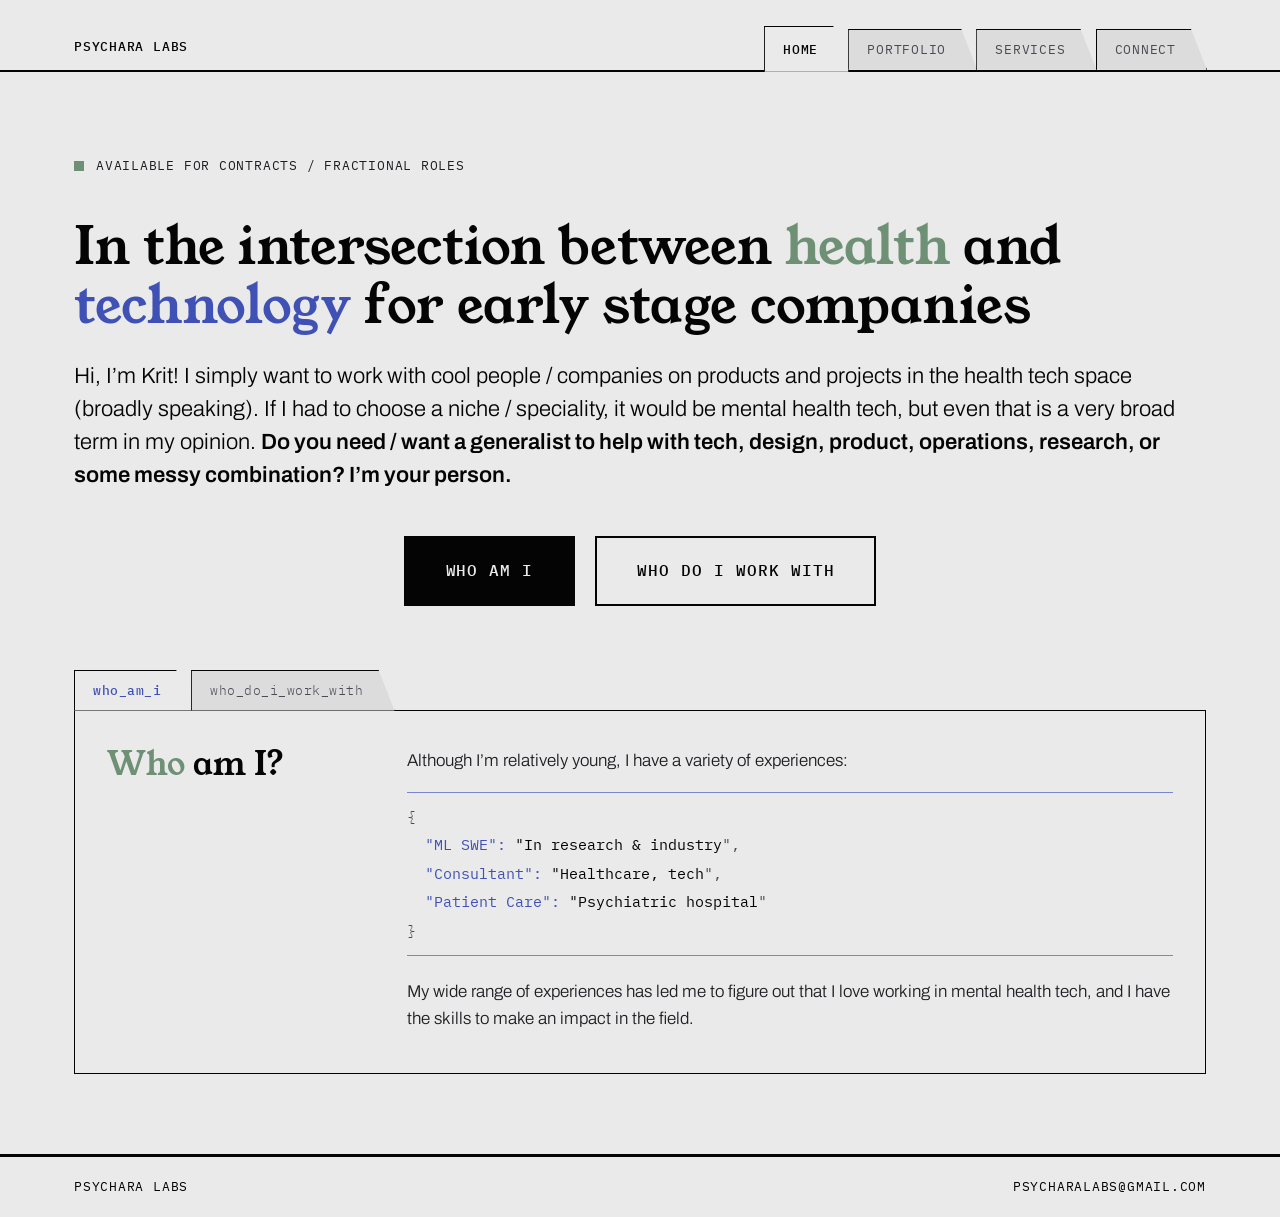
<file: index.html>
<!doctype html>
<html lang="en">
<head>
  <meta charset="utf-8">
  <meta name="viewport" content="width=device-width, initial-scale=1">
  <title>Psychara Labs</title>
  <meta name="description" content="Psychara Labs is Krit Ravichander's practice at the intersection of health and technology — a generalist for early-stage companies: tech, design, product, operations, and research, with a specialty in mental health tech.">
  <link rel="icon" href="/favicon.png" type="image/png" sizes="512x512">
  <link rel="apple-touch-icon" href="/favicon.png">
  <link rel="preconnect" href="https://fonts.googleapis.com">
  <link rel="preconnect" href="https://fonts.gstatic.com" crossorigin>
  <link rel="stylesheet" href="https://fonts.googleapis.com/css2?family=Young+Serif&family=Archivo:wght@300;400;500;600&family=IBM+Plex+Mono:wght@400;500&display=swap">
  <link rel="stylesheet" href="style.css">
</head>
<body>

<header class="pl-header">
  <div class="pl-wrap pl-header-row">
    <a class="pl-brand" href="/">Psychara Labs</a>
    <nav class="pl-nav" aria-label="Main">
      <a href="/" aria-current="page">Home</a>
      <a href="/portfolio.html">Portfolio</a>
      <a href="/services.html">Services</a>
      <a href="/connect.html">Connect</a>
    </nav>
  </div>
</header>

<main>
  <section class="pl-wrap pl-hero">
    <p class="pl-status">Available for contracts / Fractional Roles</p>
    <h1 class="pl-h1 pl-h1-wide">In the intersection between <mark class="mark-green">health</mark> and <mark class="mark-blue">technology</mark> for early stage companies</h1>
    <p class="pl-lead">Hi, I&rsquo;m Krit! I simply want to work with cool people / companies on products and projects in the health tech space (broadly speaking). If I had to choose a niche / speciality, it would be mental health tech, but even that is a very broad term in my opinion. <strong>Do you need / want a generalist to help with tech, design, product, operations, research, or some messy combination? I&rsquo;m your person.</strong></p>
    <div class="pl-buttons pl-buttons-center">
      <a class="pl-btn" href="#who">Who am I</a>
      <a class="pl-btn pl-btn-outline" href="#who-again">Who do I work with</a>
    </div>
  </section>

  <section class="pl-wrap pl-section pl-folderwrap">
    <div class="pl-tabs">
      <a href="#who">who_am_i</a>
      <a href="#who-again">who_do_i_work_with</a>
    </div>
    <div class="pl-folder">
      <div id="who" class="pl-pane">
        <div class="pl-pane-head">
          <h2 class="pl-h2"><mark class="mark-green">Who</mark> am I?</h2>
        </div>
        <div class="pl-pane-body">
          <p class="pl-body">Although I&rsquo;m relatively young, I have a variety of experiences:</p>
          <div class="pl-json">
            <div class="pl-row"><p class="pl-strong">ML SWE</p><p class="pl-muted">In research &amp; industry</p></div>
            <div class="pl-row"><p class="pl-strong">Consultant</p><p class="pl-muted">Healthcare, tech</p></div>
            <div class="pl-row"><p class="pl-strong">Patient Care</p><p class="pl-muted">Psychiatric hospital</p></div>
          </div>
          <p class="pl-body">My wide range of experiences has led me to figure out that I love working in mental health tech, and I have the skills to make an impact in the field.</p>
        </div>
      </div>
      <div id="who-again" class="pl-pane">
        <div class="pl-pane-head">
          <h2 class="pl-h2"><mark class="mark-green">Who</mark> do I work with?</h2>
        </div>
        <div class="pl-pane-body">
          <p class="pl-body">I work with companies of all types, but focus on</p>
          <div class="pl-json">
            <div class="pl-row"><p class="pl-strong">Focus</p><p class="pl-muted">startups from pre-seed to Series A and nonprofits.</p></div>
          </div>
          <p class="pl-body">Whether you need technical support or inspiration or help getting a new project going, I am someone who can both build and think deeply about the problem and solution. If that sounds like you, click on that &lsquo;Connect&rsquo; tab in the nav bar! If you want to check out more of my work, click on the &lsquo;Portfolio&rsquo; tab.</p>
        </div>
      </div>
    </div>
  </section>
</main>

<footer class="pl-footer">
  <div class="pl-wrap pl-footer-row">
    <p>Psychara Labs</p>
    <p><a href="mailto:psycharalabs@gmail.com">psycharalabs@gmail.com</a></p>
  </div>
</footer>

</body>
</html>
</file>
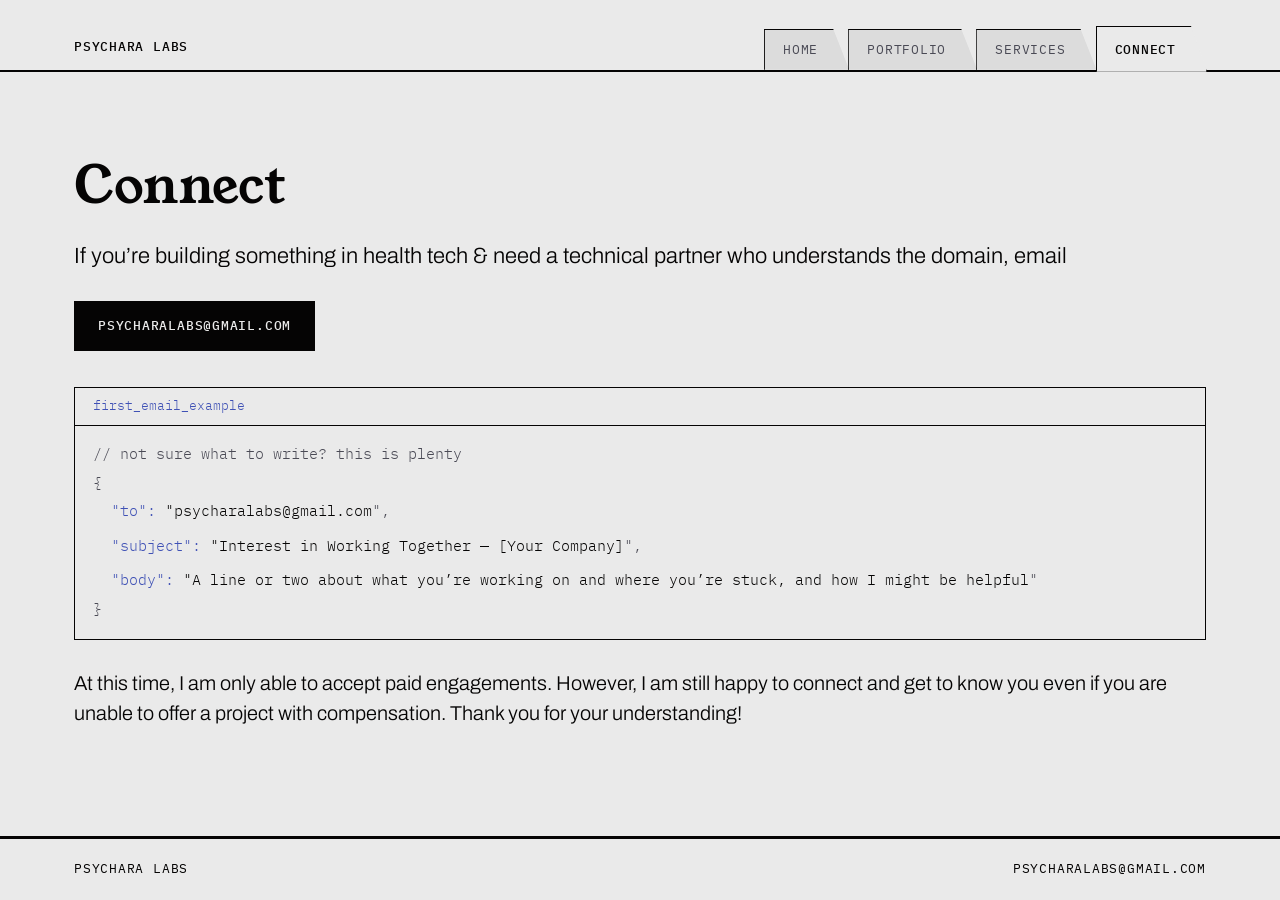
<file: connect.html>
<!doctype html>
<html lang="en">
<head>
  <meta charset="utf-8">
  <meta name="viewport" content="width=device-width, initial-scale=1">
  <title>Connect — Psychara Labs</title>
  <meta name="description" content="Building something in health tech and need a technical partner who understands the domain? Get in touch with Psychara Labs.">
  <link rel="icon" href="/favicon.png" type="image/png" sizes="512x512">
  <link rel="apple-touch-icon" href="/favicon.png">
  <link rel="preconnect" href="https://fonts.googleapis.com">
  <link rel="preconnect" href="https://fonts.gstatic.com" crossorigin>
  <link rel="stylesheet" href="https://fonts.googleapis.com/css2?family=Young+Serif&family=Archivo:wght@300;400;500;600&family=IBM+Plex+Mono:wght@400;500&display=swap">
  <link rel="stylesheet" href="style.css">
</head>
<body>

<header class="pl-header">
  <div class="pl-wrap pl-header-row">
    <a class="pl-brand" href="/">Psychara Labs</a>
    <nav class="pl-nav" aria-label="Main">
      <a href="/">Home</a>
      <a href="/portfolio.html">Portfolio</a>
      <a href="/services.html">Services</a>
      <a href="/connect.html" aria-current="page">Connect</a>
    </nav>
  </div>
</header>

<main>
  <section class="pl-wrap pl-hero pl-hero-tight">
    <h1 class="pl-h1">Connect</h1>
    <p class="pl-lead">If you&rsquo;re building something in health tech &amp; need a technical partner who understands the domain, email</p>
    <div class="pl-buttons">
      <a class="pl-btn" href="mailto:psycharalabs@gmail.com?subject=Interest%20in%20working%20together">psycharalabs@gmail.com</a>
    </div>
  </section>

  <section class="pl-wrap pl-section pl-section-tight">
    <div class="pl-code">
      <p class="pl-code-title">first_email_example</p>
      <p class="pl-code-note">// not sure what to write? this is plenty</p>
      <div class="pl-code-body">
        <div class="pl-code-row"><p class="pl-k">to</p><p class="pl-v">psycharalabs@gmail.com</p></div>
        <div class="pl-code-row"><p class="pl-k">subject</p><p class="pl-v">Interest in Working Together &mdash; [Your Company]</p></div>
        <div class="pl-code-row"><p class="pl-k">body</p><p class="pl-v">A line or two about what you&rsquo;re working on and where you&rsquo;re stuck, and how I might be helpful</p></div>
      </div>
    </div>
    <p class="pl-lead">At this time, I am only able to accept paid engagements. However, I am still happy to connect and get to know you even if you are unable to offer a project with compensation. Thank you for your understanding!</p>
  </section>
</main>

<footer class="pl-footer">
  <div class="pl-wrap pl-footer-row">
    <p>Psychara Labs</p>
    <p><a href="mailto:psycharalabs@gmail.com">psycharalabs@gmail.com</a></p>
  </div>
</footer>

</body>
</html>
</file>
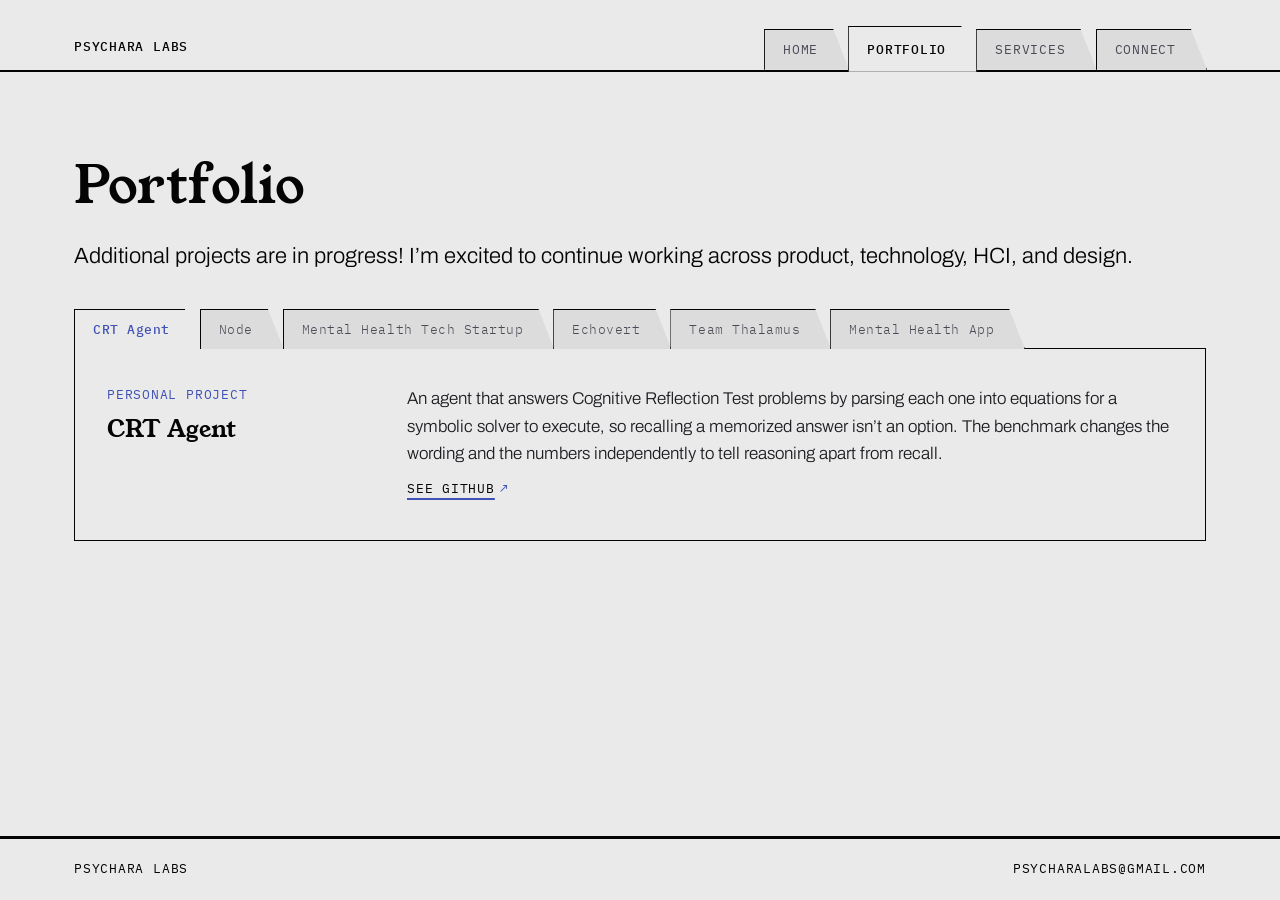
<file: portfolio.html>
<!doctype html>
<html lang="en">
<head>
  <meta charset="utf-8">
  <meta name="viewport" content="width=device-width, initial-scale=1">
  <title>Portfolio — Psychara Labs</title>
  <meta name="description" content="Selected work by Psychara Labs: LLM evaluation, product engineering at a mental health tech startup, NLP for safer social platforms, bias-aware ML, and full-stack product work.">
  <link rel="icon" href="/favicon.png" type="image/png" sizes="512x512">
  <link rel="apple-touch-icon" href="/favicon.png">
  <link rel="preconnect" href="https://fonts.googleapis.com">
  <link rel="preconnect" href="https://fonts.gstatic.com" crossorigin>
  <link rel="stylesheet" href="https://fonts.googleapis.com/css2?family=Young+Serif&family=Archivo:wght@300;400;500;600&family=IBM+Plex+Mono:wght@400;500&display=swap">
  <link rel="stylesheet" href="style.css">
</head>
<body>

<header class="pl-header">
  <div class="pl-wrap pl-header-row">
    <a class="pl-brand" href="/">Psychara Labs</a>
    <nav class="pl-nav" aria-label="Main">
      <a href="/">Home</a>
      <a href="/portfolio.html" aria-current="page">Portfolio</a>
      <a href="/services.html">Services</a>
      <a href="/connect.html">Connect</a>
    </nav>
  </div>
</header>

<main>
  <section class="pl-wrap pl-hero pl-hero-tight">
    <h1 class="pl-h1">Portfolio</h1>
    <p class="pl-lead">Additional projects are in progress! I&rsquo;m excited to continue working across product, technology, HCI, and design.</p>
  </section>

  <section class="pl-wrap pl-section pl-folderwrap">
    <div class="pl-tabs">
      <a href="#file-1">CRT Agent</a>
      <a href="#file-2">Node</a>
      <a href="#file-3">Mental Health Tech Startup</a>
      <a href="#file-4">Echovert</a>
      <a href="#file-5">Team Thalamus</a>
      <a href="#file-6">Mental Health App</a>
    </div>
    <div class="pl-folder">
      <div id="file-1" class="pl-pane">
        <div class="pl-pane-head">
          <p class="pl-tag">Personal project</p>
          <h2 class="pl-h3">CRT Agent</h2>
        </div>
        <div class="pl-pane-body">
          <p>An agent that answers Cognitive Reflection Test problems by parsing each one into equations for a symbolic solver to execute, so recalling a memorized answer isn&rsquo;t an option. The benchmark changes the wording and the numbers independently to tell reasoning apart from recall.</p>
          <p class="pl-link"><a href="https://github.com/krit-rr/crt-agent" target="_blank" rel="noreferrer noopener">See GitHub</a></p>
        </div>
      </div>

      <div id="file-2" class="pl-pane">
        <div class="pl-pane-head">
          <p class="pl-tag">Side project</p>
          <h2 class="pl-h3">Node</h2>
        </div>
        <div class="pl-pane-body">
          <p>A networking CRM that remembers who you met and tells you who is going cold. I took over an old friend&rsquo;s early prototype and rebuilt it end to end: a real backend on Supabase that merges contacts from Gmail and Outlook, semantic search over contacts and past conversations on pgvector, a reconnect queue, saved views and bulk tagging, plus security hardening, CI, and architecture docs. Currently in a waitlist phase.</p>
          <p class="pl-link"><a href="https://github.com/krit-rr/node-exploration" target="_blank" rel="noreferrer noopener">See GitHub</a></p>
        </div>
      </div>

      <div id="file-3" class="pl-pane">
        <div class="pl-pane-head">
          <p class="pl-tag">Product engineer</p>
          <h2 class="pl-h3">Mental Health Tech Startup</h2>
        </div>
        <div class="pl-pane-body">
          <p>My most recent contract, where I was between the codebase, product, and operations. I got a mobile app ready for a pilot with a major health plan, built the team&rsquo;s task and release process from scratch, and work across the analytics pipeline behind payer reporting.</p>
          <p class="pl-link"><a href="https://cadre.io" target="_blank" rel="noreferrer noopener">Cadre.io</a><a href="https://apps.apple.com/us/app/cadre/id1597550019" target="_blank" rel="noreferrer noopener">App Store</a><a href="https://play.google.com/store/apps/details?id=com.cadre" target="_blank" rel="noreferrer noopener">Google Play</a></p>
        </div>
      
      </div>
      
      <div id="file-4" class="pl-pane">
        <div class="pl-pane-head">
          <p class="pl-tag">Hackathon</p>
          <h2 class="pl-h3">Echovert</h2>
        </div>
        <div class="pl-pane-body">
          <p>Trained a model to flag hate speech and redesigned social media engagement mechanisms to reduce predatory amplification. Invited to present at the Governor of Pennsylvania&rsquo;s residence.</p>
          <p class="pl-link"><a href="https://github.com/krit-rr/echovert" target="_blank" rel="noreferrer noopener">See GitHub</a></p>
        </div>
      </div>
      
      <div id="file-5" class="pl-pane">
        <div class="pl-pane-head">
          <p class="pl-tag">Competition for fellowship</p>
          <h2 class="pl-h3">Team Thalamus</h2>
        </div>
        <div class="pl-pane-body">
          <p>Kaggle competition building bias-aware models to identify ADHD in girls &mdash; a population that is chronically underdiagnosed. Focused on careful training, tuning, and evaluation.</p>
          <p class="pl-link"><a href="https://github.com/team-thalamus/btt-team-thalamus" target="_blank" rel="noreferrer noopener">See GitHub</a></p>
        </div>
      </div>
      
      <div id="file-6" class="pl-pane">
        <div class="pl-pane-head">
          <p class="pl-tag">Founding team member</p>
          <h2 class="pl-h3">Digital Mental Health App</h2>
        </div>
        <div class="pl-pane-body">
          <p>Contributed across the full stack at a startup rethinking digital mental health products. Primary responsibility covered HCI design, frontend development, databases, and product iteration. The demo shows a survey flow I designed and built in a functioning iOS app.</p>
          <p class="pl-link"><a href="https://drive.google.com/file/d/1LnqcV-rXhGQrICAvUpIFPM-CnpmtDHoX/view" target="_blank" rel="noreferrer noopener">Watch demo</a></p>
        </div>
      </div>
    </div>
  </section>
</main>

<footer class="pl-footer">
  <div class="pl-wrap pl-footer-row">
    <p>Psychara Labs</p>
    <p><a href="mailto:psycharalabs@gmail.com">psycharalabs@gmail.com</a></p>
  </div>
</footer>

</body>
</html>
</file>
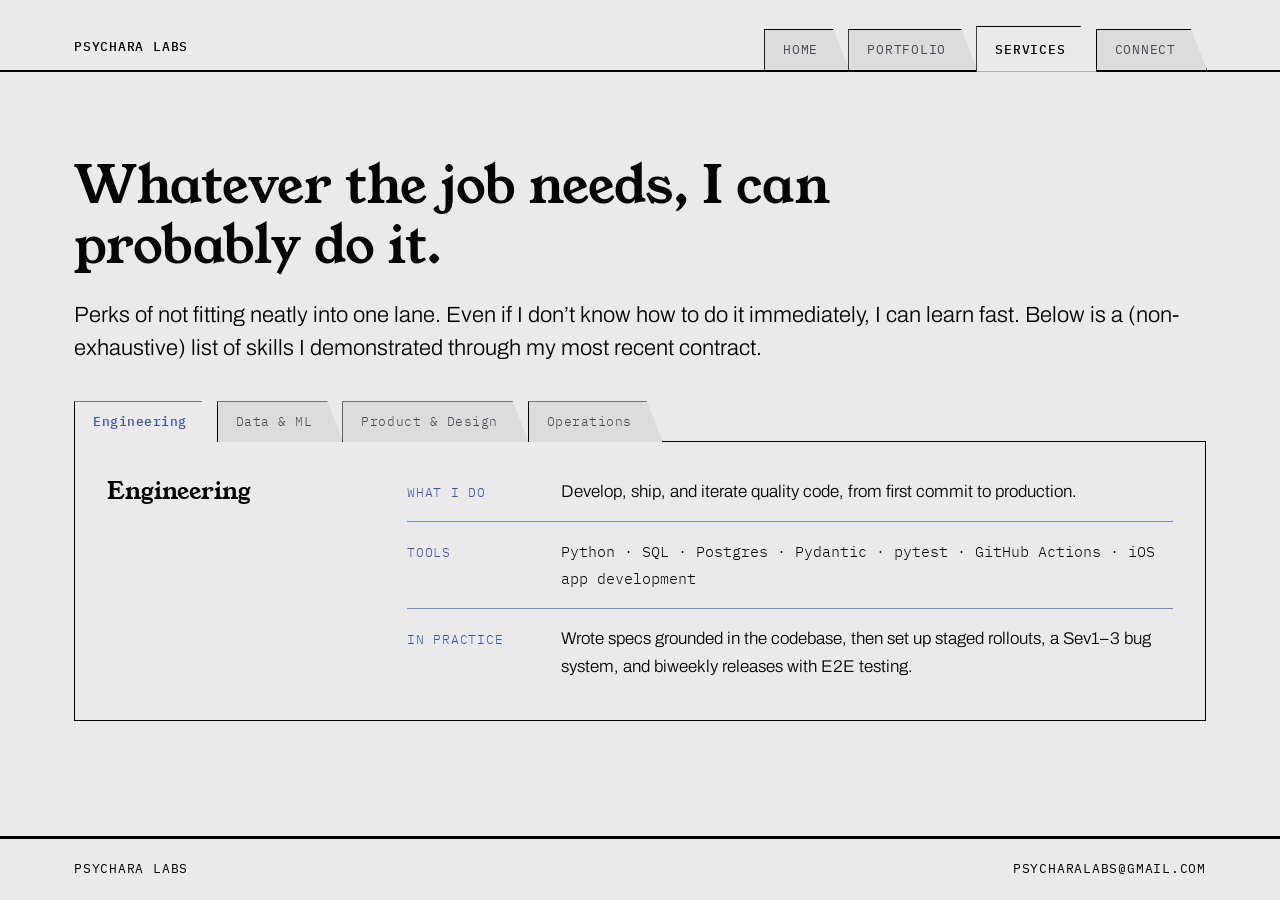
<file: services.html>
<!doctype html>
<html lang="en">
<head>
  <meta charset="utf-8">
  <meta name="viewport" content="width=device-width, initial-scale=1">
  <title>Services — Psychara Labs</title>
  <meta name="description" content="Engineering, data &amp; ML, product &amp; design, and operations — skills demonstrated through real contract work in mental health tech.">
  <link rel="icon" href="/favicon.png" type="image/png" sizes="512x512">
  <link rel="apple-touch-icon" href="/favicon.png">
  <link rel="preconnect" href="https://fonts.googleapis.com">
  <link rel="preconnect" href="https://fonts.gstatic.com" crossorigin>
  <link rel="stylesheet" href="https://fonts.googleapis.com/css2?family=Young+Serif&family=Archivo:wght@300;400;500;600&family=IBM+Plex+Mono:wght@400;500&display=swap">
  <link rel="stylesheet" href="style.css">
</head>
<body>

<header class="pl-header">
  <div class="pl-wrap pl-header-row">
    <a class="pl-brand" href="/">Psychara Labs</a>
    <nav class="pl-nav" aria-label="Main">
      <a href="/">Home</a>
      <a href="/portfolio.html">Portfolio</a>
      <a href="/services.html" aria-current="page">Services</a>
      <a href="/connect.html">Connect</a>
    </nav>
  </div>
</header>

<main>
  <section class="pl-wrap pl-hero pl-hero-tight">
    <h1 class="pl-h1">Whatever the job needs, I can probably do it.</h1>
    <p class="pl-lead">Perks of not fitting neatly into one lane. Even if I don&rsquo;t know how to do it immediately, I can learn fast. Below is a (non-exhaustive) list of skills I demonstrated through my most recent contract.</p>
  </section>

  <section class="pl-wrap pl-section pl-folderwrap">
    <div class="pl-tabs">
      <a href="#case-1">Engineering</a>
      <a href="#case-2">Data &amp; ML</a>
      <a href="#case-3">Product &amp; Design</a>
      <a href="#case-4">Operations</a>
    </div>
    <div class="pl-folder">
      <div id="case-1" class="pl-pane">
        <div class="pl-pane-head">
          <h2 class="pl-h3">Engineering</h2>
        </div>
        <div class="pl-pane-body">
          <div class="pl-spec">
            <p class="pl-spec-l">What I do</p>
            <p class="pl-spec-v">Develop, ship, and iterate quality code, from first commit to production.</p>
          </div>
          <div class="pl-spec">
            <p class="pl-spec-l">Tools</p>
            <p class="pl-spec-v pl-spec-tools">Python &middot; SQL &middot; Postgres &middot; Pydantic &middot; pytest &middot; GitHub Actions &middot; iOS app development</p>
          </div>
          <div class="pl-spec">
            <p class="pl-spec-l">In practice</p>
            <p class="pl-spec-v">Wrote specs grounded in the codebase, then set up staged rollouts, a Sev1&ndash;3 bug system, and biweekly releases with E2E testing.</p>
          </div>
        </div>
      </div>
      <div id="case-2" class="pl-pane">
        <div class="pl-pane-head">
          <h2 class="pl-h3">Data &amp; ML</h2>
        </div>
        <div class="pl-pane-body">
          <div class="pl-spec">
            <p class="pl-spec-l">What I do</p>
            <p class="pl-spec-v">Data science and outcome evaluation that informs real product decisions, not just useless reports.</p>
          </div>
          <div class="pl-spec">
            <p class="pl-spec-l">Tools</p>
            <p class="pl-spec-v pl-spec-tools">Segment &middot; Snowflake &middot; Mixpanel &middot; model training and evaluation &middot; LLM agents (LangGraph, LangFuse) &middot; NLP</p>
          </div>
          <div class="pl-spec">
            <p class="pl-spec-l">In practice</p>
            <p class="pl-spec-v">Worked across the analytics pipeline and the accuracy of payer reporting. Built a benchmark that tells an LLM&rsquo;s reasoning apart from recall.</p>
          </div>
        </div>
      </div>
      <div id="case-3" class="pl-pane">
        <div class="pl-pane-head">
          <h2 class="pl-h3">Product &amp; Design</h2>
        </div>
        <div class="pl-pane-body">
          <div class="pl-spec">
            <p class="pl-spec-l">What I do</p>
            <p class="pl-spec-v">Interfaces grounded in how people actually experience mental health, rather than generic or flashy UX patterns.</p>
          </div>
          <div class="pl-spec">
            <p class="pl-spec-l">Tools</p>
            <p class="pl-spec-v pl-spec-tools">HCI research &middot; behavioral science &middot; clinical UX &middot; product specs &middot; end-to-end product building</p>
          </div>
          <div class="pl-spec">
            <p class="pl-spec-l">In practice</p>
            <p class="pl-spec-v">Designed for structured engagement: users stick with an app when it gives them a path instead of a blank slate.</p>
          </div>
        </div>
      </div>
      <div id="case-4" class="pl-pane">
        <div class="pl-pane-head">
          <h2 class="pl-h3">Operations</h2>
        </div>
        <div class="pl-pane-body">
          <div class="pl-spec">
            <p class="pl-spec-l">What I do</p>
            <p class="pl-spec-v">Identify potential problems and solutions before they become expensive mistakes.</p>
          </div>
          <div class="pl-spec">
            <p class="pl-spec-l">Tools</p>
            <p class="pl-spec-v pl-spec-tools">Release process &middot; QA and bug triage &middot; tooling evaluation &middot; risk and access audits &middot; team process design</p>
          </div>
          <div class="pl-spec">
            <p class="pl-spec-l">In practice</p>
            <p class="pl-spec-v">Built a team operating system that works for neurodivergent brains (WIP limits, a decision log, risk-first syncs), and audited tech spend before anyone asked.</p>
          </div>
        </div>
      </div>
    </div>
  </section>
</main>

<footer class="pl-footer">
  <div class="pl-wrap pl-footer-row">
    <p>Psychara Labs</p>
    <p><a href="mailto:psycharalabs@gmail.com">psycharalabs@gmail.com</a></p>
  </div>
</footer>

</body>
</html>
</file>
<file: style.css>
/* ============================================================
   Psychara Labs — psycharalabs.com
   Gray paper · folder tabs · indigo + olive accents
   Young Serif (headlines) · Archivo (body) · IBM Plex Mono (meta)
   Ported from the WordPress (adventurer) custom design.
   ============================================================ */

:root {
  --bg: #EAEAEA;
  --tab: #DCDCDC;
  --ink: #050404;
  --body: #1E1D22;
  --muted: #4A4A55;
  --blue: #3F51B5;
  --green: #6E9075;
  --hairline: #7986CB;
  --sans: 'Archivo', 'Helvetica Neue', Arial, sans-serif;
  --serif: 'Young Serif', Georgia, serif;
  --mono: 'IBM Plex Mono', 'Courier New', monospace;
  --fs-mono: 13px;
  --fs-small: 15px;
  --fs-body: 17px;
  --fs-lead: 20px;
  --fs-h3: 24px;
  --fs-h2: 32px;
  --fs-h1: 52px;
}

* { box-sizing: border-box; }

html { -webkit-text-size-adjust: 100%; }

body {
  margin: 0;
  background: var(--bg);
  color: var(--ink);
  font-family: var(--sans);
  font-size: var(--fs-body);
  font-weight: 300;
  line-height: 1.6;
  -webkit-font-smoothing: antialiased;
  display: flex;
  flex-direction: column;
  min-height: 100vh;
}

main { flex: 1 0 auto; }

main p, main h1, main h2, main h3 { margin: 0; }

main a, .pl-footer a {
  color: var(--ink);
  text-decoration: underline;
  text-underline-offset: 5px;
  text-decoration-thickness: 2px;
  text-decoration-color: var(--blue);
}
main a:hover, .pl-footer a:hover { color: var(--blue); }
a:focus-visible { outline: 2px solid var(--blue); outline-offset: 3px; }

main a[href^="http"]:not([href*="psycharalabs.com"])::after {
  content: "↗";
  color: var(--blue);
  display: inline-block;
  margin-left: .4em;
  text-decoration: none;
}

main mark { background: none; }
.mark-blue { background: none; color: var(--blue); }
.mark-green { background: none; color: var(--green); }

main strong, main b { font-weight: 600; color: var(--ink); }

.pl-wrap {
  max-width: 1180px;
  width: 100%;
  margin: 0 auto;
  padding-left: 24px;
  padding-right: 24px;
}

/* ---- Type ---- */
.pl-h1, .pl-h2, .pl-h3 {
  font-family: var(--serif);
  font-weight: 400;
  line-height: 1.15;
  color: var(--ink);
}
.pl-h1 { font-size: var(--fs-h1); max-width: 880px; margin-bottom: 24px; }
.pl-h1.pl-h1-wide { max-width: none; }
.pl-h2 { font-size: var(--fs-h2); margin-bottom: 16px; }
.pl-h3 { font-size: var(--fs-h3); }

main p { font-size: var(--fs-body); color: var(--body); }
main p.pl-lead { font-size: var(--fs-lead); line-height: 1.5; color: var(--ink); }
main p.pl-small { font-size: var(--fs-small); }
main p.pl-strong { font-weight: 600; color: var(--ink); }
main p.pl-muted { color: var(--muted); }
main p.pl-body { max-width: 640px; }

/* Mono cluster */
.pl-brand, .pl-nav a, .pl-footer-row p, .pl-footer-row a,
.pl-status, .pl-tag, .pl-link, .pl-btn {
  font-family: var(--mono);
  font-size: var(--fs-mono);
  font-weight: 400;
  letter-spacing: .06em;
  text-transform: uppercase;
  line-height: 1.6;
}
.pl-brand, .pl-btn { font-weight: 500; }
.pl-tag { color: var(--blue); }

/* ---- Header: folder-tab nav ---- */
.pl-header { border-bottom: 2px solid var(--ink); }
.pl-header-row {
  display: flex;
  justify-content: space-between;
  align-items: flex-end;
  flex-wrap: wrap;
  gap: 10px 32px;
  padding-top: 26px;
  padding-bottom: 0;
}
.pl-brand { color: var(--ink); text-decoration: none; padding-bottom: 12px; }
.pl-nav {
  display: flex;
  align-items: flex-end;
  flex-wrap: nowrap;
}
.pl-nav a {
  display: block;
  background: var(--tab);
  border: 1px solid var(--ink);
  border-bottom: 0;
  margin-right: -1px;
  clip-path: polygon(0 0, calc(100% - 16px) 0, 100% 100%, 0 100%);
  padding: 10px 30px 9px 18px;
  color: var(--muted);
  text-decoration: none;
  white-space: nowrap;
}
.pl-nav a[aria-current="page"] {
  background: var(--bg);
  margin-bottom: -2px;
  position: relative;
  z-index: 2;
  color: var(--ink);
  font-weight: 500;
  padding-top: 13px;
  padding-bottom: 11px;
}

/* ---- Footer ---- */
.pl-footer { border-top: 3px solid var(--ink); margin-top: auto; }
.pl-footer-row {
  display: flex;
  justify-content: space-between;
  flex-wrap: wrap;
  gap: 6px 24px;
  padding-top: 20px;
  padding-bottom: 20px;
}
.pl-footer-row p { margin: 0; color: var(--ink); }
.pl-footer-row a { text-decoration: none; }

/* ---- Sections ---- */
.pl-hero { padding-top: 84px; padding-bottom: 64px; }
.pl-hero.pl-hero-tight { padding-bottom: 36px; }
.pl-section { padding-bottom: 80px; }
.pl-section.pl-section-tight { padding-bottom: 48px; }

.pl-hero p.pl-lead { font-size: 22px; max-width: none; }
.pl-hero p.pl-body { max-width: none; }

/* ---- Status line ---- */
.pl-status {
  display: flex;
  align-items: center;
  gap: 12px;
  margin-bottom: 40px;
}
.pl-status::before {
  content: "";
  width: 10px;
  height: 10px;
  background: var(--green);
  flex: none;
}

/* ---- Buttons ---- */
.pl-buttons {
  display: flex;
  flex-wrap: wrap;
  gap: 12px 16px;
  margin-top: 28px;
}
.pl-btn {
  display: inline-block;
  background: var(--ink);
  color: var(--bg);
  border: 2px solid var(--ink);
  border-radius: 0;
  padding: 13px 22px;
  text-decoration: none;
}
main a.pl-btn { color: var(--bg); text-decoration: none; }
main a.pl-btn:hover { background: var(--blue); border-color: var(--blue); color: var(--bg); }
main a.pl-btn-outline { background: transparent; color: var(--ink); }
main a.pl-btn-outline:hover { background: var(--ink); border-color: var(--ink); color: var(--bg); }
.pl-buttons-center {
  justify-content: center;
  margin-top: 44px;
  gap: 16px 20px;
}
.pl-buttons-center .pl-btn { font-size: 16px; padding: 20px 40px; }

/* ---- Folder with tabs ---- */
.pl-tabs {
  display: flex;
  margin-bottom: -1px;
  position: relative;
  z-index: 1;
  overflow-x: auto;
  scrollbar-width: none;
}
.pl-tabs a {
  flex: none;
  display: block;
  font-family: var(--mono);
  font-size: var(--fs-mono);
  letter-spacing: .04em;
  line-height: 1.6;
  border: 1px solid var(--ink);
  border-bottom: 0;
  margin-right: -1px;
  background: var(--tab);
  clip-path: polygon(0 0, calc(100% - 16px) 0, 100% 100%, 0 100%);
  padding: 10px 30px 9px 18px;
  color: var(--muted);
  text-decoration: none;
  white-space: nowrap;
}
.pl-folder {
  border: 1px solid var(--ink);
  padding: 36px 32px 40px;
}
.pl-folder .pl-pane {
  display: grid;
  grid-template-columns: 260px 1fr;
  gap: 20px 40px;
  scroll-margin-top: 90px;
}
.pl-folder .pl-pane:not(:target) { display: none; }
.pl-folderwrap:not(:has(.pl-pane:target)) .pl-folder .pl-pane:first-child { display: grid; }
.pl-folderwrap:not(:has(.pl-pane:target)) .pl-tabs a:first-child { background: var(--bg); color: var(--blue); font-weight: 500; }
.pl-folderwrap:has(.pl-pane:nth-child(1):target) .pl-tabs a:nth-child(1),
.pl-folderwrap:has(.pl-pane:nth-child(2):target) .pl-tabs a:nth-child(2),
.pl-folderwrap:has(.pl-pane:nth-child(3):target) .pl-tabs a:nth-child(3),
.pl-folderwrap:has(.pl-pane:nth-child(4):target) .pl-tabs a:nth-child(4),
.pl-folderwrap:has(.pl-pane:nth-child(5):target) .pl-tabs a:nth-child(5),
.pl-folderwrap:has(.pl-pane:nth-child(6):target) .pl-tabs a:nth-child(6) {
  background: var(--bg);
  color: var(--blue);
  font-weight: 500;
}
.pl-folder p.pl-body, .pl-folder .pl-pane-body p { max-width: none; }
.pl-pane-head .pl-h2 { margin-bottom: 8px; }
.pl-pane-head .pl-tag { margin-bottom: 10px; }
.pl-pane-body > p + p { margin-top: 12px; }

/* ---- JSON-styled index ---- */
.pl-json {
  margin-top: 18px;
  margin-bottom: 22px;
  font-family: var(--mono);
  font-size: var(--fs-small);
  line-height: 1.9;
  color: var(--muted);
  border-top: 1px solid var(--hairline);
  border-bottom: 1px solid var(--hairline);
  padding: 10px 0;
}
.pl-json::before { content: '{'; display: block; }
.pl-json::after { content: '}'; display: block; }
.pl-json .pl-row { padding-left: 2ch; }
.pl-json .pl-row p {
  display: inline;
  font-family: inherit;
  font-size: inherit;
  font-weight: 400;
  line-height: inherit;
}
.pl-json .pl-row p.pl-strong { color: var(--blue); }
.pl-json .pl-row p.pl-strong::before { content: '"'; }
.pl-json .pl-row p.pl-strong::after { content: '": '; }
.pl-json .pl-row p.pl-muted { color: var(--ink); }
.pl-json .pl-row p.pl-muted::before { content: '"'; }
.pl-json .pl-row p.pl-muted::after { content: '",'; color: var(--muted); }
.pl-json .pl-row:last-child p.pl-muted::after { content: '"'; }

/* ---- Project panes (portfolio) ---- */
.pl-link { margin-top: 18px; }
.pl-link a + a { margin-left: 28px; }

/* ---- Spec rows (services) ---- */
.pl-spec {
  display: grid;
  grid-template-columns: 130px 1fr;
  gap: 6px 24px;
  padding: 16px 0;
  border-top: 1px solid var(--hairline);
  align-items: baseline;
}
.pl-spec:first-child { border-top: 0; padding-top: 0; }
.pl-spec:last-child { padding-bottom: 0; }
.pl-spec p.pl-spec-l {
  font-family: var(--mono);
  font-size: var(--fs-mono);
  letter-spacing: .06em;
  text-transform: uppercase;
  color: var(--blue);
}
.pl-spec p.pl-spec-v { font-size: var(--fs-body); color: var(--ink); }
.pl-spec p.pl-spec-tools {
  font-family: var(--mono);
  font-size: var(--fs-small);
  line-height: 1.8;
}

/* ---- Email example block (connect) ---- */
.pl-code {
  border: 1px solid var(--ink);
  font-family: var(--mono);
  font-size: var(--fs-small);
  line-height: 1.9;
  color: var(--muted);
  padding-bottom: 16px;
}
.pl-code p {
  font-family: inherit;
  font-size: inherit;
  line-height: inherit;
  color: inherit;
  max-width: none;
}
.pl-code .pl-code-title {
  font-size: var(--fs-mono);
  line-height: 1.6;
  color: var(--blue);
  padding: 8px 18px;
  border-bottom: 1px solid var(--ink);
  margin-bottom: 14px;
}
.pl-code .pl-code-note { padding: 0 18px; }
.pl-code .pl-code-body { padding: 0 18px; }
.pl-code .pl-code-body::before { content: '{'; display: block; }
.pl-code .pl-code-body::after { content: '}'; display: block; }
.pl-code .pl-code-row { padding-left: 2ch; }
.pl-code .pl-code-row + .pl-code-row { margin-top: 6px; }
.pl-code .pl-code-row p { display: inline; }
.pl-code .pl-k { color: var(--blue); }
.pl-code .pl-k::before { content: '"'; }
.pl-code .pl-k::after { content: '": '; }
.pl-code .pl-v { color: var(--ink); }
.pl-code .pl-v::before { content: '"'; }
.pl-code .pl-v::after { content: '",'; color: var(--muted); }
.pl-code .pl-code-row:last-child .pl-v::after { content: '"'; }
main .pl-code ~ p:not(:empty) { margin-top: 28px; }

/* ---- Mobile ---- */
@media (max-width: 800px) {
  :root { --fs-h1: 36px; --fs-h2: 26px; --fs-h3: 22px; --fs-lead: 18px; }
  .pl-hero p.pl-lead { font-size: 19px; }
  .pl-header-row { padding-top: 14px; gap: 8px; }
  .pl-brand { padding-bottom: 0; }
  .pl-nav { width: 100%; font-size: 11px; letter-spacing: .02em; }
  .pl-nav a { flex: 1 1 auto; min-width: 0; padding: 9px 15px 8px 8px; font-size: 11px; white-space: normal; }
  .pl-nav a[aria-current="page"] { padding-top: 11px; padding-bottom: 10px; }
  .pl-hero { padding-top: 52px; padding-bottom: 48px; }
  .pl-hero.pl-hero-tight { padding-bottom: 36px; }
  .pl-section { padding-bottom: 56px; }
  .pl-status { margin-bottom: 28px; }
  .pl-buttons-center { flex-direction: column; align-items: stretch; margin-top: 32px; }
  .pl-buttons-center .pl-btn { display: block; text-align: center; padding: 18px 20px; }
  .pl-folder { padding: 24px 18px 28px; }
  .pl-folder .pl-pane { grid-template-columns: 1fr; }
  .pl-tabs a { padding: 9px 24px 8px 12px; }
  .pl-spec { grid-template-columns: 1fr; }
}
</file>
